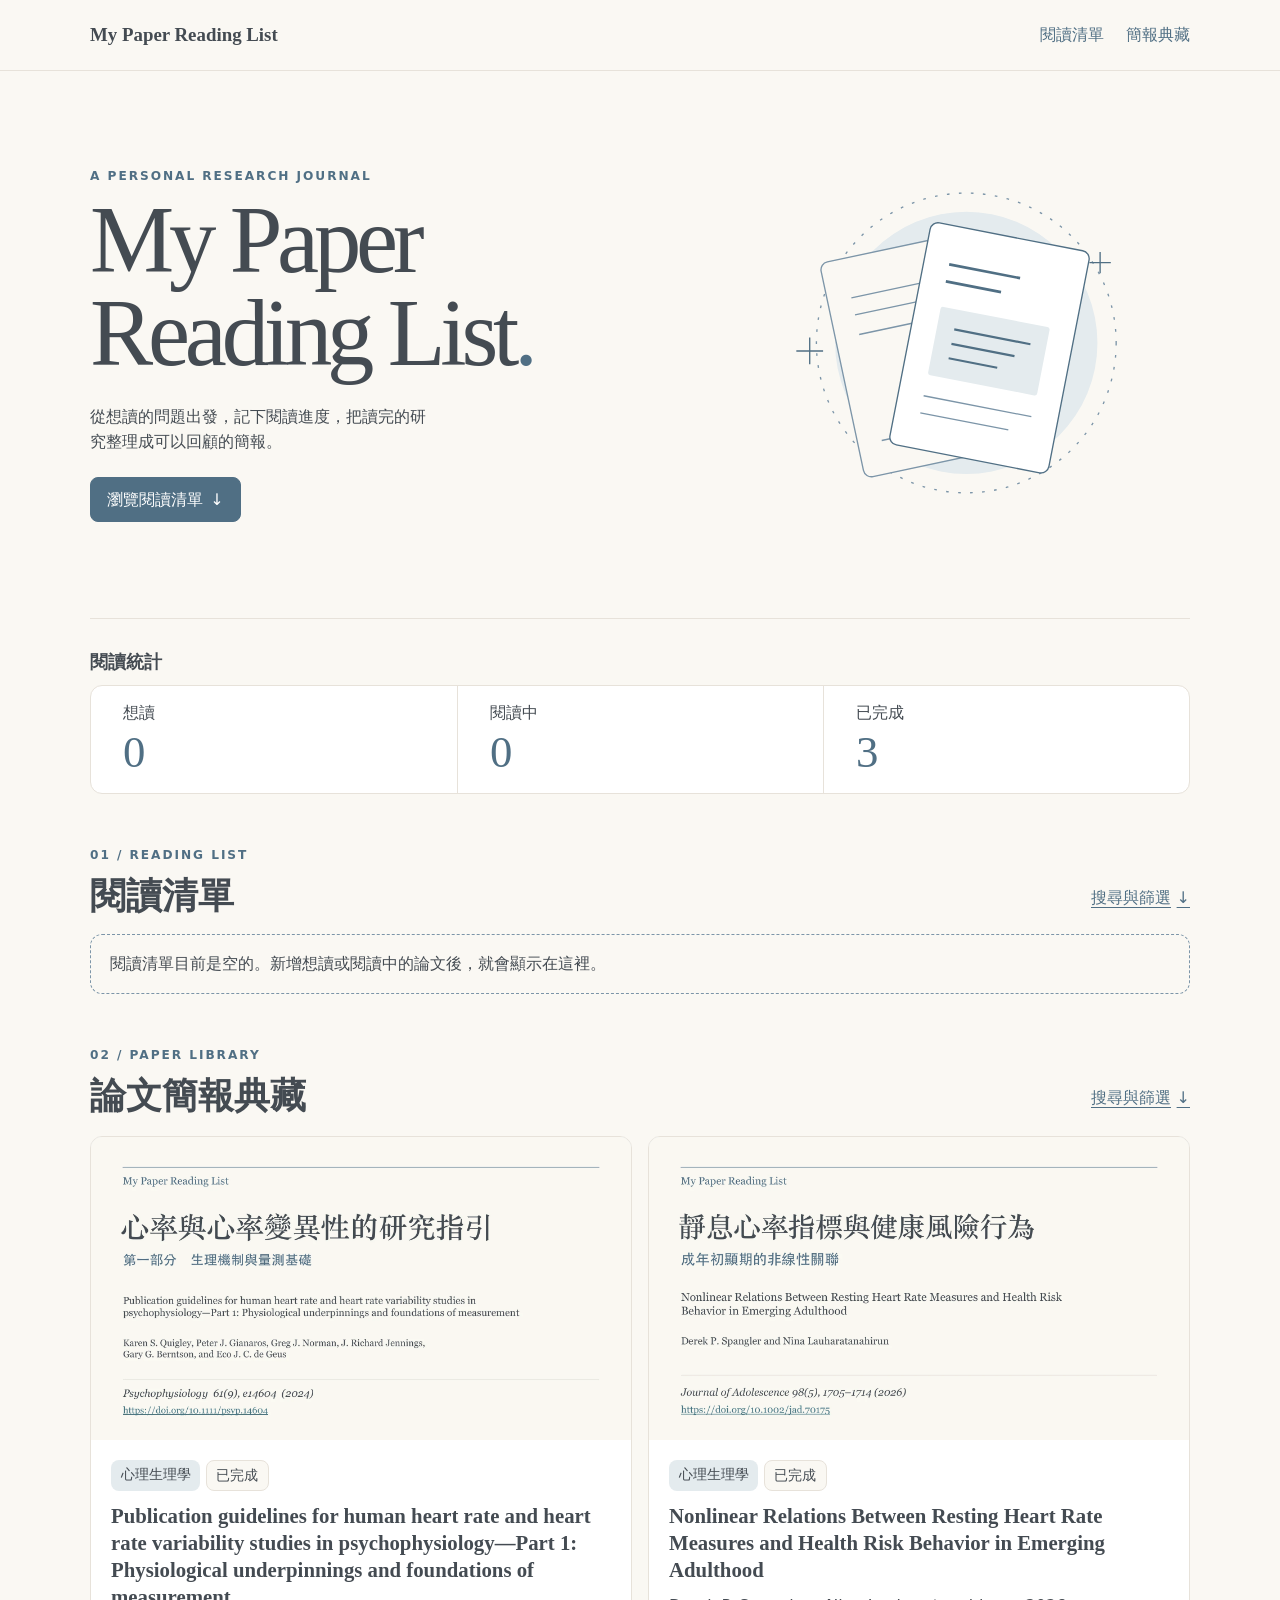
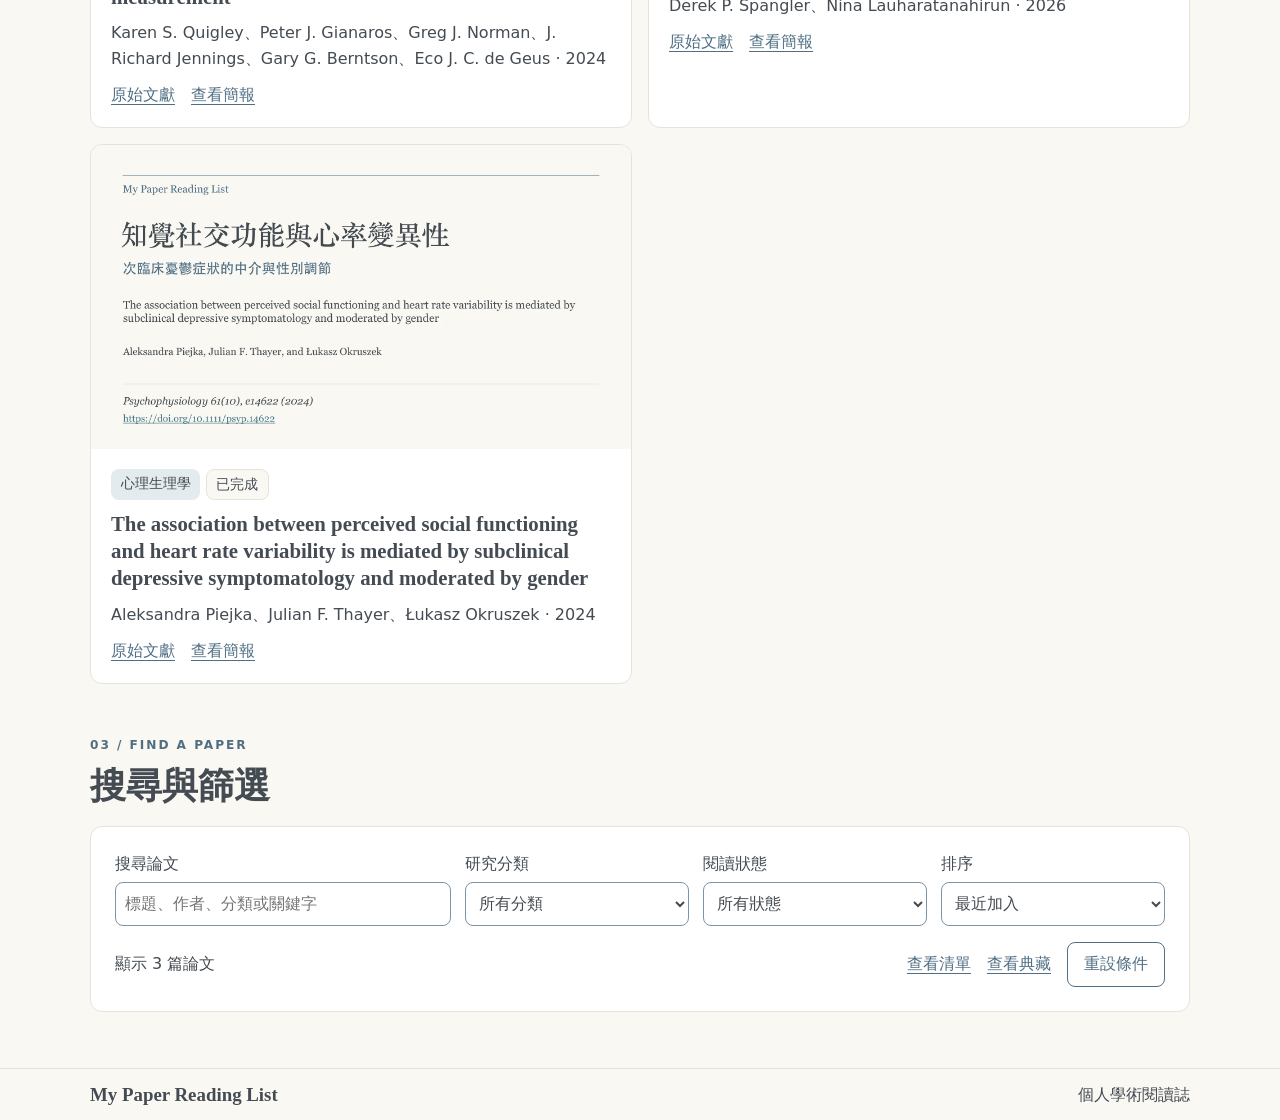
<file: index.html>
<!doctype html>
<html lang="zh-Hant">
<head>
  <meta charset="utf-8">
  <meta name="viewport" content="width=device-width, initial-scale=1">
  <meta name="description" content="個人學術論文閱讀清單與簡報典藏。">
  <title>My Paper Reading List</title>
  <link rel="stylesheet" href="./styles/main.css">
  <script type="module" src="./scripts/app.js"></script>
</head>
<body>
  <a class="skip-link" href="#main">跳至主要內容</a>
  <header class="site-header">
    <div class="wrap header-inner">
      <a class="wordmark" href="./index.html" lang="en">My Paper Reading List</a>
      <nav aria-label="主要導覽">
        <a href="#reading-list">閱讀清單</a>
        <a href="#paper-library">簡報典藏</a>
      </nav>
    </div>
  </header>

  <main id="main" class="wrap">
    <section class="welcome" aria-labelledby="welcome-title">
      <div>
        <p class="eyebrow" lang="en">A PERSONAL RESEARCH JOURNAL</p>
        <h1 id="welcome-title" lang="en">My Paper<br>Reading List<span class="title-dot">.</span></h1>
        <p class="hero-description">從想讀的問題出發，記下閱讀進度，把讀完的研究整理成可以回顧的簡報。</p>
        <a class="button" href="#reading-list">瀏覽閱讀清單 <span aria-hidden="true">↓</span></a>
      </div>
      <div class="hero-art" aria-hidden="true">
        <svg viewBox="0 0 360 250" fill="none">
          <circle cx="193" cy="124" r="98" fill="#E4EBEE"/>
          <circle cx="193" cy="124" r="112" stroke="#7C95A8" stroke-dasharray="2 7"/>
          <g transform="rotate(-12 161 132)">
            <rect x="99" y="50" width="123" height="164" rx="6" fill="#FAF8F3" stroke="#7C95A8"/>
            <path d="M117 80H193M117 93H181M117 108H196M117 189H182" stroke="#7C95A8"/>
          </g>
          <g transform="rotate(11 209 132)">
            <rect x="149" y="43" width="121" height="169" rx="6" fill="#FFF" stroke="#506F84"/>
            <path d="M168 72H222M168 85H210" stroke="#506F84" stroke-width="2"/>
            <rect x="168" y="104" width="83" height="52" rx="2" fill="#E4EBEE"/>
            <path d="M181 119H239M181 130H229M181 141H218" stroke="#506F84" stroke-width="1.6"/>
            <path d="M168 172H250M168 185H235" stroke="#7C95A8"/>
          </g>
          <path d="M76 120V140M66 130H86M293 56V72M285 64H301" stroke="#506F84"/>
        </svg>
      </div>
    </section>

    <section class="stats-section" aria-labelledby="stats-title">
      <h2 id="stats-title" class="small-heading">閱讀統計</h2>
      <dl class="stats">
        <div><dt>想讀</dt><dd id="count-want-to-read">—</dd></div>
        <div><dt>閱讀中</dt><dd id="count-reading">—</dd></div>
        <div><dt>已完成</dt><dd id="count-completed">—</dd></div>
      </dl>
    </section>

    <noscript><p class="notice">請啟用 JavaScript 以讀取論文資料。</p></noscript>
    <p id="load-error" class="notice" role="alert" hidden></p>

    <section id="reading-list" class="collection" aria-labelledby="reading-title">
      <div class="section-heading">
        <div>
          <p class="eyebrow" lang="en">01 / READING LIST</p>
          <h2 id="reading-title">閱讀清單</h2>
        </div>
        <a class="jump-link" href="#filters">搜尋與篩選 <span aria-hidden="true">↓</span></a>
      </div>
      <div id="reading-results" class="card-grid"></div>
      <p id="reading-message" class="notice">正在讀取閱讀清單…</p>
    </section>

    <section id="paper-library" class="collection" aria-labelledby="library-title">
      <div class="section-heading">
        <div>
          <p class="eyebrow" lang="en">02 / PAPER LIBRARY</p>
          <h2 id="library-title">論文簡報典藏</h2>
        </div>
        <a class="jump-link" href="#filters">搜尋與篩選 <span aria-hidden="true">↓</span></a>
      </div>
      <div id="library-results" class="card-grid"></div>
      <p id="library-message" class="notice">正在讀取簡報典藏…</p>
    </section>

    <section id="filters" class="collection" aria-labelledby="filters-title">
      <p class="eyebrow" lang="en">03 / FIND A PAPER</p>
      <h2 id="filters-title">搜尋與篩選</h2>
      <form id="filter-form" class="filter-panel" role="search" aria-label="搜尋與篩選論文">
        <fieldset id="filter-fields" disabled>
          <legend class="sr-only">搜尋條件與排序</legend>
          <label class="search-field">搜尋論文
            <input id="query" type="search" placeholder="標題、作者、分類或關鍵字">
          </label>
          <label>研究分類
            <select id="category"><option value="">所有分類</option></select>
          </label>
          <label>閱讀狀態
            <select id="status">
              <option value="">所有狀態</option>
              <option value="want-to-read">想讀</option>
              <option value="reading">閱讀中</option>
              <option value="completed">已完成</option>
            </select>
          </label>
          <label>排序
            <select id="sort">
              <option value="added">最近加入</option>
              <option value="year">發表年份（由新到舊）</option>
              <option value="title">標題（升冪）</option>
            </select>
          </label>
        </fieldset>
        <div class="filter-actions">
          <p id="match-count" class="filter-count" role="status"></p>
          <div class="filter-links">
            <a href="#reading-list">查看清單</a>
            <a href="#paper-library">查看典藏</a>
          </div>
          <button id="reset-filters" class="button secondary" type="reset" disabled>重設條件</button>
        </div>
      </form>
    </section>
  </main>

  <footer class="site-footer">
    <div class="wrap footer-inner"><span lang="en">My Paper Reading List</span><span>個人學術閱讀誌</span></div>
  </footer>
</body>
</html>
</file>
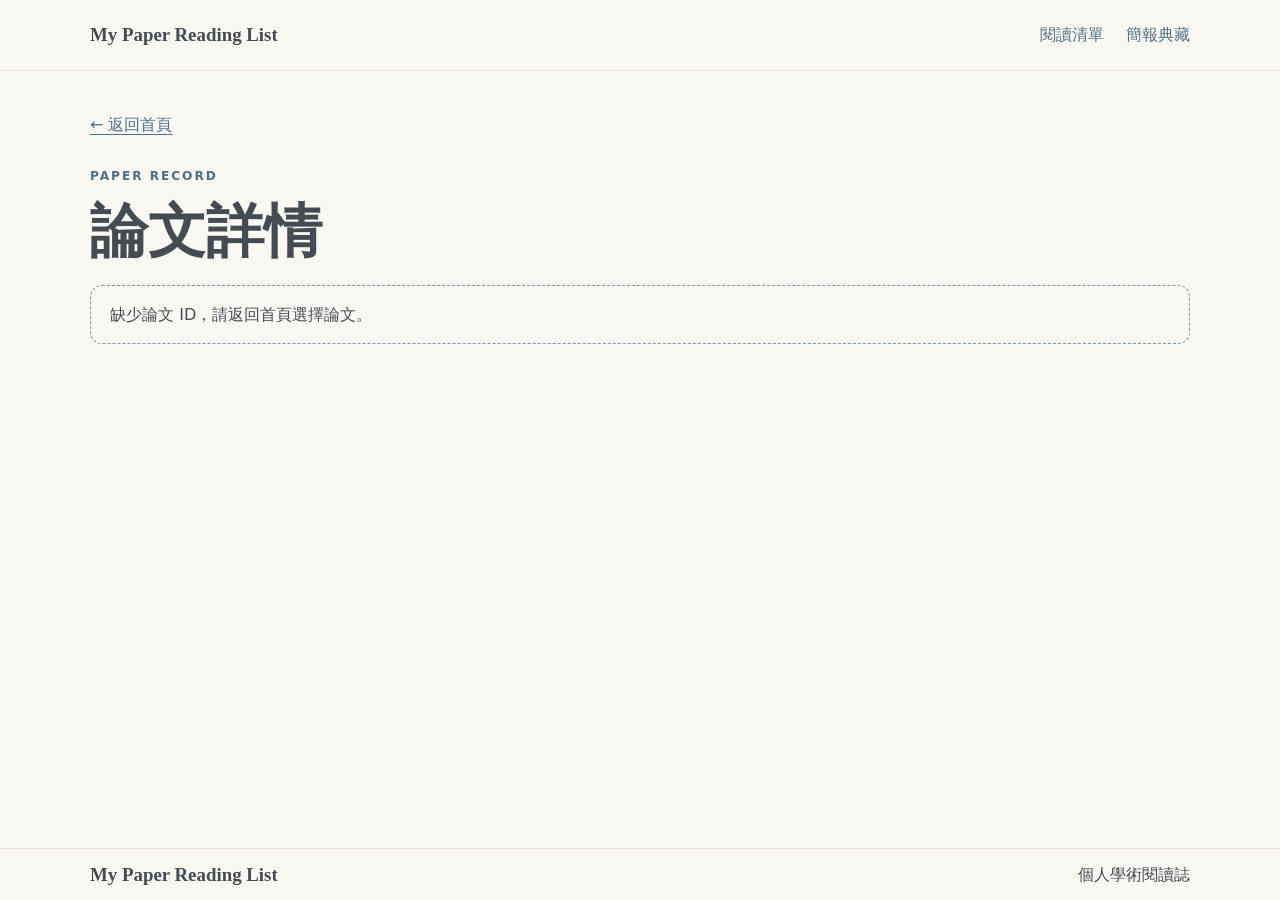
<file: paper.html>
<!doctype html>
<html lang="zh-Hant">
<head>
  <meta charset="utf-8">
  <meta name="viewport" content="width=device-width, initial-scale=1">
  <title>論文詳情 | My Paper Reading List</title>
  <link rel="stylesheet" href="./styles/main.css">
  <script type="module" src="./scripts/paper.js"></script>
</head>
<body>
  <a class="skip-link" href="#main">跳至主要內容</a>
  <header class="site-header">
    <div class="wrap header-inner">
      <a class="wordmark" href="./index.html" lang="en">My Paper Reading List</a>
      <nav aria-label="主要導覽">
        <a href="./index.html#reading-list">閱讀清單</a>
        <a href="./index.html#paper-library">簡報典藏</a>
      </nav>
    </div>
  </header>
  <main id="main" class="wrap detail">
    <a class="jump-link" href="./index.html">← 返回首頁</a>
    <p class="eyebrow" lang="en">PAPER RECORD</p>
    <h1 id="detail-title">論文詳情</h1>
    <p id="detail-message" class="notice" role="status">正在讀取論文資料…</p>
    <noscript><p class="notice">請啟用 JavaScript 以讀取論文資料。</p></noscript>
    <article id="paper-content" hidden aria-labelledby="detail-title">
      <dl class="bibliography">
        <div><dt>作者</dt><dd id="paper-authors"></dd></div>
        <div><dt>年份</dt><dd id="paper-year"></dd></div>
        <div><dt>研究分類</dt><dd id="paper-category"></dd></div>
        <div><dt>閱讀狀態</dt><dd id="paper-status"></dd></div>
      </dl>
      <a id="paper-source" class="button">閱讀原始文獻 <span aria-hidden="true">↗</span></a>
      <p id="unpublished-note" class="notice" hidden>摘要與簡報尚未發布。</p>
      <div id="published-content" hidden>
        <section class="summary-panel" aria-labelledby="summary-title">
          <h2 id="summary-title">論文摘要</h2>
          <p id="paper-summary"></p>
        </section>
        <section id="presentation" class="presentation" aria-labelledby="presentation-title">
          <h2 id="presentation-title">論文簡報</h2>
          <figure class="player">
            <div id="slide-stage" class="slide-stage">
              <p id="slide-message" role="status" hidden></p>
            </div>
            <figcaption class="player-controls">
              <button id="previous-slide" class="button secondary" type="button">← 上一頁</button>
              <span id="slide-count" aria-live="polite"></span>
              <button id="next-slide" class="button secondary" type="button">下一頁 →</button>
            </figcaption>
          </figure>
        </section>
      </div>
    </article>
  </main>
  <footer class="site-footer">
    <div class="wrap footer-inner"><span lang="en">My Paper Reading List</span><span>個人學術閱讀誌</span></div>
  </footer>
</body>
</html>
</file>
<file: styles/main.css>
:root {
  --background: #faf8f3;
  --surface: #fff;
  --blue: #7c95a8;
  --accent: #506f84;
  --ink: #444b52;
  --line: #e7e2da;
  --mist: #e4ebee;
  --heading: "Noto Serif TC", Georgia, "Songti TC", serif;
  --body: "Noto Sans TC", system-ui, sans-serif;
}

* { box-sizing: border-box; }
[hidden] { display: none !important; }

body {
  display: flex;
  flex-direction: column;
  min-height: 100vh;
  margin: 0;
  color: var(--ink);
  background: var(--background);
  font: 1rem/1.6 var(--body);
  overflow-wrap: anywhere;
}

main { flex: 1; }
h1, h2, h3, p, dl, dd, figure { margin: 0; }
h1, h2, h3 { font-family: var(--heading); line-height: 1.3; }
h2 { font-size: clamp(1.65rem, 4vw, 2.25rem); }
a { color: var(--accent); text-underline-offset: .22em; }
a:hover { color: var(--ink); }
:focus-visible { outline: 3px solid var(--accent); outline-offset: 4px; }
img, svg { display: block; max-width: 100%; }
input, select, button { font: inherit; }

.wrap { width: min(1100px, calc(100% - 3rem)); margin-inline: auto; }
.skip-link {
  position: fixed;
  top: .75rem;
  left: .75rem;
  z-index: 1;
  clip-path: inset(50%);
  padding: .5rem 1rem;
  background: var(--surface);
}
.skip-link:focus { clip-path: none; }
.sr-only {
  position: absolute;
  width: 1px;
  height: 1px;
  overflow: hidden;
  clip-path: inset(50%);
  white-space: nowrap;
}

.site-header { border-bottom: 1px solid var(--line); }
.header-inner, .footer-inner {
  display: flex;
  flex-wrap: wrap;
  align-items: center;
  justify-content: space-between;
  column-gap: 1.5rem;
  padding-block: .8rem;
}
.wordmark, .footer-inner span:first-child {
  color: var(--ink);
  font: bold 1.18rem/1.35 Georgia, serif;
  text-decoration: none;
}
nav { display: flex; flex-wrap: wrap; gap: .25rem 1.4rem; }
nav a {
  display: inline-flex;
  align-items: center;
  min-height: 44px;
  text-decoration: none;
}
nav a:hover { text-decoration: underline; }

.welcome {
  display: grid;
  grid-template-columns: minmax(0, 1.25fr) minmax(0, 1fr);
  align-items: center;
  gap: 1rem;
  padding-block: clamp(3rem, 8vw, 6rem);
  border-bottom: 1px solid var(--line);
}
.eyebrow {
  margin-bottom: .55rem;
  color: var(--accent);
  font: 700 .76rem/1.5 var(--body);
  letter-spacing: .16em;
}
.welcome h1 {
  font: 500 clamp(2.7rem, 7.4vw, 6.2rem)/.99 Georgia, serif;
  letter-spacing: -.055em;
}
.title-dot { color: var(--accent); }
.hero-description { max-width: 34ch; margin-block: 1.4rem; }
.hero-art svg { width: 100%; }
.button {
  display: inline-flex;
  min-height: 44px;
  align-items: center;
  justify-content: center;
  gap: .45rem;
  padding: .55rem 1rem;
  border: 1px solid var(--accent);
  border-radius: 8px;
  background: var(--accent);
  color: var(--surface);
  cursor: pointer;
  text-decoration: none;
}
.button:hover { background: var(--ink); border-color: var(--ink); color: var(--surface); }
.button.secondary { background: var(--surface); color: var(--accent); }
.button.secondary:hover:not(:disabled) { background: var(--mist); }
.button:disabled { opacity: .55; cursor: default; }

.stats-section { margin-top: 2rem; }
.small-heading { margin-bottom: .7rem; font-size: 1.1rem; }
.stats {
  display: grid;
  grid-template-columns: repeat(3, minmax(0, 1fr));
  border: 1px solid var(--line);
  border-radius: 12px;
  background: var(--surface);
}
.stats div { padding: .85rem clamp(.6rem, 4vw, 2rem); }
.stats div + div { border-inline-start: 1px solid var(--line); }
.stats dd { font: 400 clamp(1.9rem, 4vw, 2.8rem)/1.2 Georgia, serif; color: var(--accent); }

.collection { margin-top: 3.25rem; scroll-margin-top: 1rem; }
.section-heading {
  display: flex;
  flex-wrap: wrap;
  align-items: end;
  justify-content: space-between;
  gap: .5rem 1rem;
}
.jump-link { display: inline-flex; gap: .35rem; align-items: center; min-height: 44px; }
.notice {
  margin-top: .9rem;
  padding: 1rem 1.2rem;
  border: 1px dashed var(--blue);
  border-radius: 12px;
}
#load-error { border-style: solid; background: var(--surface); }

.card-grid {
  display: grid;
  grid-template-columns: repeat(2, minmax(0, 1fr));
  gap: 1rem;
}
.card-grid:not(:empty) { margin-top: 1rem; }
.paper-card, .summary-panel, .filter-panel, .player {
  border: 1px solid var(--line);
  border-radius: 12px;
  background: var(--surface);
}
.paper-card { overflow: hidden; }
.card-body { display: grid; gap: .65rem; padding: 1.25rem; }
.card-body h3 { font-size: 1.3rem; }
.card-body h3 a { color: var(--ink); text-decoration: none; }
.card-body h3 a:hover { text-decoration: underline; }
.card-links { display: flex; flex-wrap: wrap; gap: .2rem 1rem; }
.badges { display: flex; flex-wrap: wrap; gap: .35rem; }
.badge {
  max-width: 100%;
  padding: .2rem .6rem;
  border-radius: 8px;
  background: var(--mist);
  font-size: .88rem;
}
.badge.status { background: var(--background); border: 1px solid var(--line); }
.slide-stage {
  position: relative;
  display: grid;
  place-items: center;
  aspect-ratio: 16 / 9;
  background: var(--mist);
}
.slide-stage img {
  position: absolute;
  inset: 0;
  width: 100%;
  height: 100%;
  object-fit: contain;
}
.slide-stage p { padding-inline: .75rem; text-align: center; }

.filter-panel { margin-top: 1rem; padding: clamp(1rem, 3vw, 1.5rem); }
.filter-panel fieldset {
  display: grid;
  grid-template-columns: minmax(0, 1.5fr) repeat(3, minmax(0, 1fr));
  gap: .9rem;
  min-width: 0;
  padding: 0;
  margin: 0;
  border: 0;
}
.filter-panel label { display: grid; align-content: start; gap: .3rem; }
.filter-panel input, .filter-panel select {
  width: 100%;
  min-width: 0;
  min-height: 44px;
  padding: .45rem .55rem;
  border: 1px solid var(--blue);
  border-radius: 8px;
  color: var(--ink);
  background: var(--surface);
}
.filter-actions, .filter-links {
  display: flex;
  align-items: center;
  flex-wrap: wrap;
  gap: .5rem 1rem;
}
.filter-actions { margin-top: 1rem; }
.filter-count { margin-inline-end: auto; }
.filter-links a { display: inline-flex; align-items: center; min-height: 44px; }

.detail { padding-top: 2rem; }
.detail .eyebrow { margin-top: 1.3rem; }
.detail h1 { font-size: clamp(2rem, 5vw, 3.65rem); }
.bibliography {
  display: grid;
  grid-template-columns: minmax(0, 2fr) repeat(3, minmax(0, 1fr));
  gap: 1rem;
  margin-block: 1.4rem;
  padding-block: 1rem;
  border-block: 1px solid var(--line);
}
.bibliography dt { font-weight: 700; }
.summary-panel { margin-top: 2rem; padding: clamp(1rem, 4vw, 2rem); }
.summary-panel p { margin-top: .7rem; white-space: pre-line; }
.presentation { margin-top: 2rem; }
.player { overflow: hidden; margin-top: .9rem; }
.player-controls {
  display: flex;
  flex-wrap: wrap;
  justify-content: space-between;
  align-items: center;
  gap: .5rem;
  padding: clamp(.5rem, 2vw, 1rem);
}
.player-controls .button { padding-inline: .65rem; }

.site-footer { margin-top: 3.5rem; border-top: 1px solid var(--line); }

@media (max-width: 950px) {
  .filter-panel fieldset { grid-template-columns: repeat(2, minmax(0, 1fr)); }
}

@media (max-width: 768px) {
  .welcome { grid-template-columns: minmax(0, 1fr); padding-block: 2.5rem 1.5rem; }
  .hero-art { width: min(72%, 260px); justify-self: center; }
  .card-grid, .filter-panel fieldset { grid-template-columns: minmax(0, 1fr); }
  .bibliography { grid-template-columns: repeat(2, minmax(0, 1fr)); }
}

@media (max-width: 460px) {
  .wrap { width: calc(100% - 2rem); }
  .header-inner { padding-bottom: .3rem; }
  .wordmark { flex-basis: 100%; }
  .stats { font-size: .93rem; }
}
</file>
